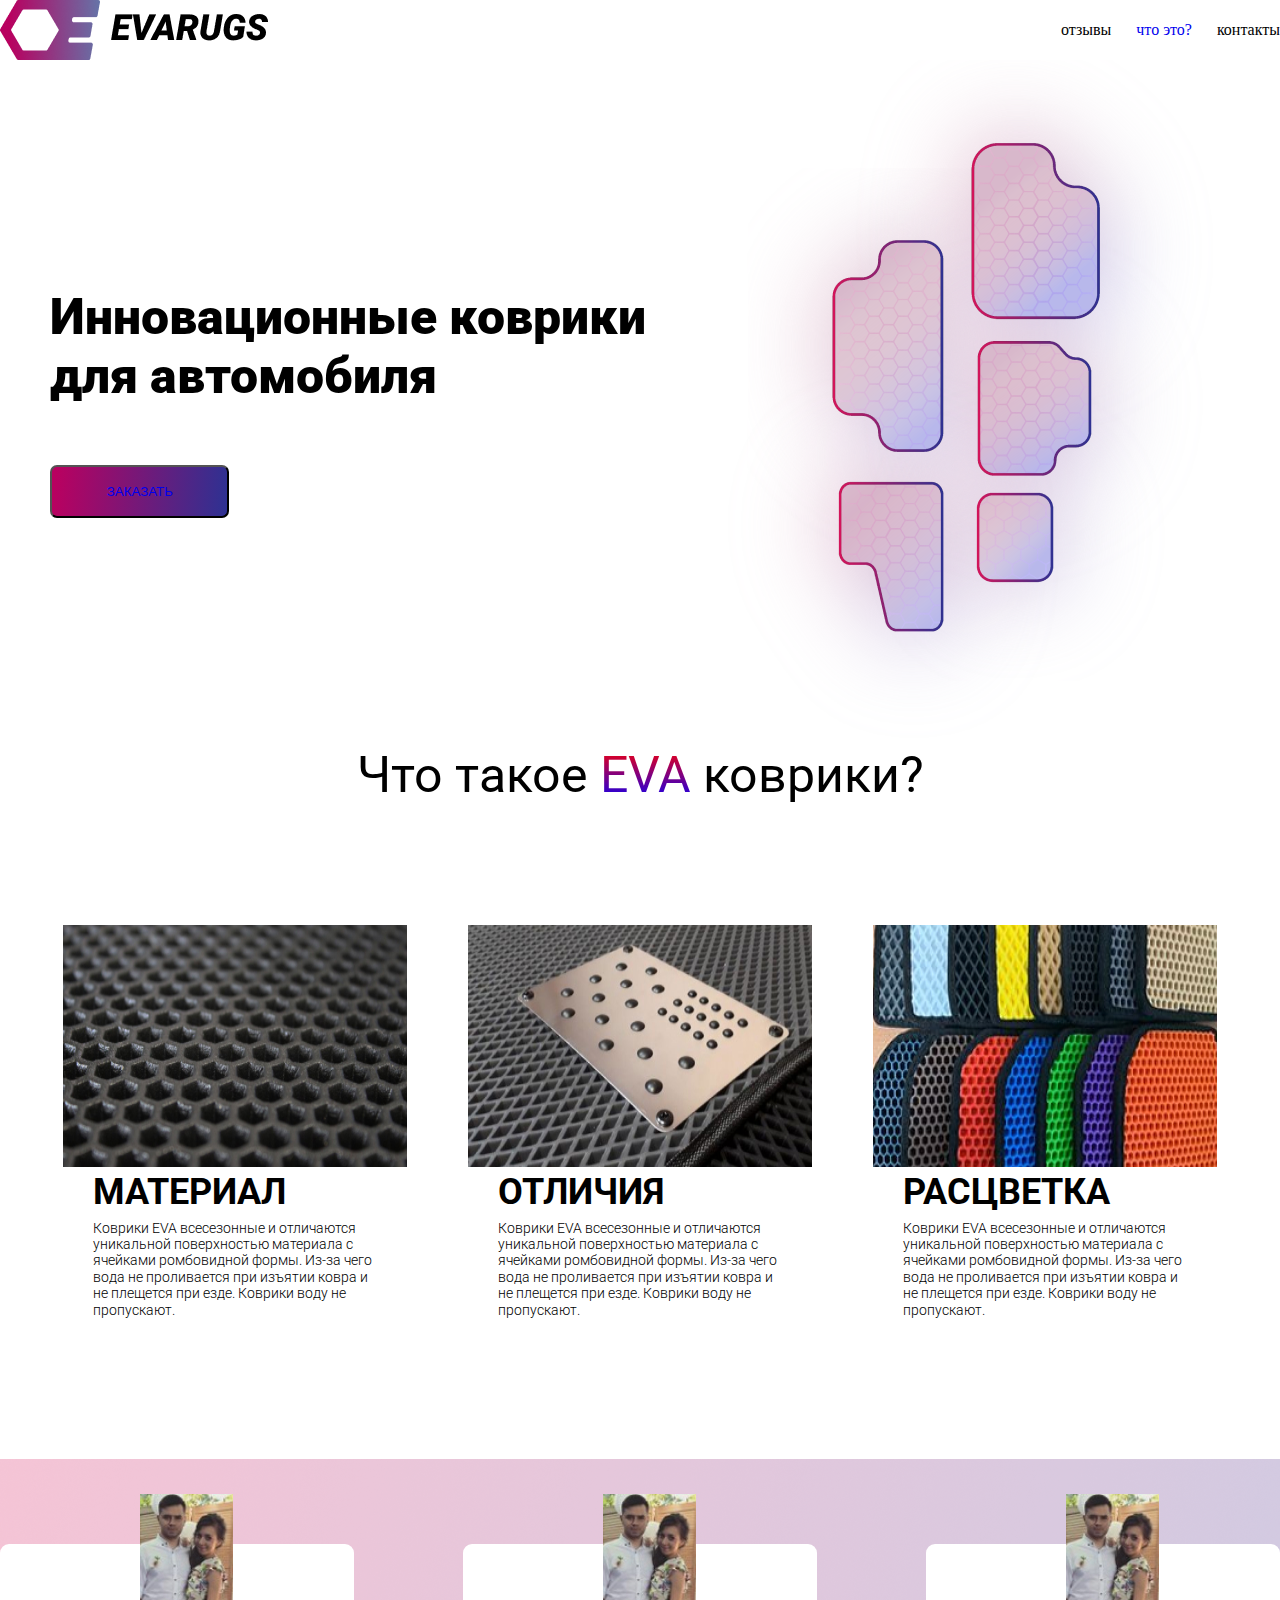
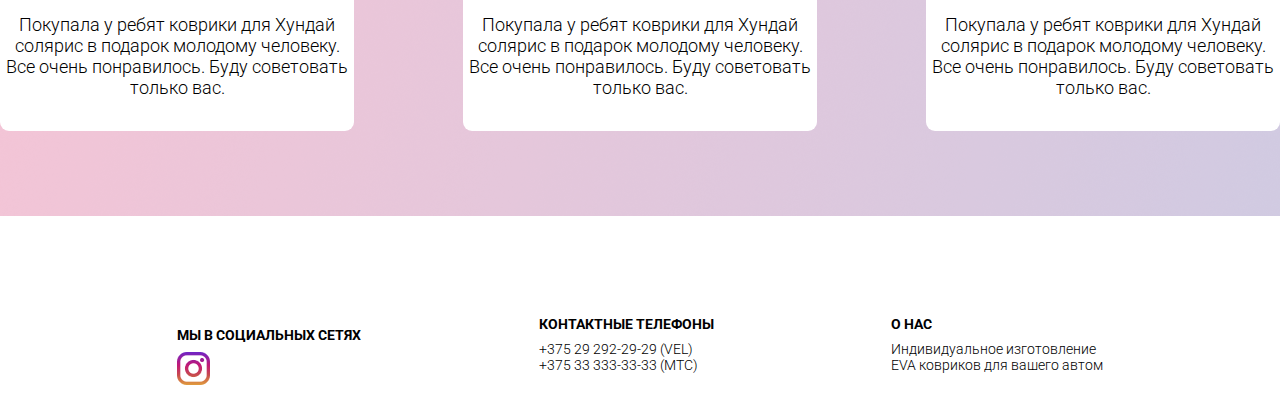
<file: index.html>
<!DOCTYPE html>
<html lang="en">
<head>
    <meta charset="UTF-8">
    <meta name="viewport" content="width=device-width, initial-scale=1.0">
    <title>Document</title>
    <link rel="stylesheet" href="style.css">
</head>
<body>
    <header class="header container">
        <nav class="nav">
            <img src="img/Group 2.png" alt="" class="logo">
            <ul>
                <li>отзывы</li>
                <li><a href="zak.html">что это?</a></li>
                <li>контакты</li>
            </ul>
        </nav>
        <div class="header-content">
            <div class="text">
                <h1>Инновационные коврики 
                    для автомобиля</h1>
                    <button class="btn"><a href="zak.html">ЗАКАЗАТЬ</a> </button>
            </div>
            <img src="img/коврф 1.png" alt="" class="kovrik">
        </div>
    </header>
    <section class="section container">  
        <h2>Что такое <span>EVA</span> коврики?</h2>
        <div class="cartochki">
            <div class="cards">
                <img src="img/image00004 1.jpg" alt="">
                <h3>МАТЕРИАЛ</h3>
                <p>Коврики EVA всесезонные и отличаются уникальной поверхностью материала с ячейками ромбовидной формы. Из-за чего вода не проливается при изъятии ковра и не плещется при езде. Коврики воду не пропускают.</p>
            </div>
            <div class="cards">
                <img src="img/file 1.jpg" alt="">
                <h3>ОТЛИЧИЯ</h3>
                <p>Коврики EVA всесезонные и отличаются уникальной поверхностью материала с ячейками ромбовидной формы. Из-за чего вода не проливается при изъятии ковра и не плещется при езде. Коврики воду не пропускают.</p>
            </div>
            <div class="cards">
                <img src="img/kov1-1-300x225 1.jpg" alt="">
                <h3>РАСЦВЕТКА</h3>
                <p>Коврики EVA всесезонные и отличаются уникальной поверхностью материала с ячейками ромбовидной формы. Из-за чего вода не проливается при изъятии ковра и не плещется при езде. Коврики воду не пропускают.</p>
            </div>
        </div>
    </section>
    <section class="section container nd">
        <div class="div">
            <img src="img/otz2 1.jpg" alt="">
            <p>Покупала у ребят коврики для Хундай солярис в подарок молодому человеку. Все очень понравилось. Буду советовать только вас.</p>
        </div>
        <div class="div">
            <img src="img/otz2 1.jpg" alt="">
            <p>Покупала у ребят коврики для Хундай солярис в подарок молодому человеку. Все очень понравилось. Буду советовать только вас.</p>
        </div>
        <div class="div">
            <img src="img/otz2 1.jpg" alt="">
            <p>Покупала у ребят коврики для Хундай солярис в подарок молодому человеку. Все очень понравилось. Буду советовать только вас.</p>
        </div>
    </section>
    <footer class="footer container">
    <div class="min">
        <h3>МЫ В СОЦИАЛЬНЫХ СЕТЯХ</h3>
        <img src="img/512px-Instagram_new 1.png" alt="">
    </div>
    <div class="min">
        <h3>КОНТАКТНЫЕ ТЕЛЕФОНЫ</h3>
        <h4>+375 29 292-29-29 (VEL)
            <br>
            +375 33 333-33-33 (МТС)</h4>
        
    </div>
    <div class="min">
        <h3>О НАС</h3>
        <h4>Индивидуальное изготовление <br> EVA ковриков для вашего автом</h4>
    </div>

    </footer>
</body>
</html>
</file>
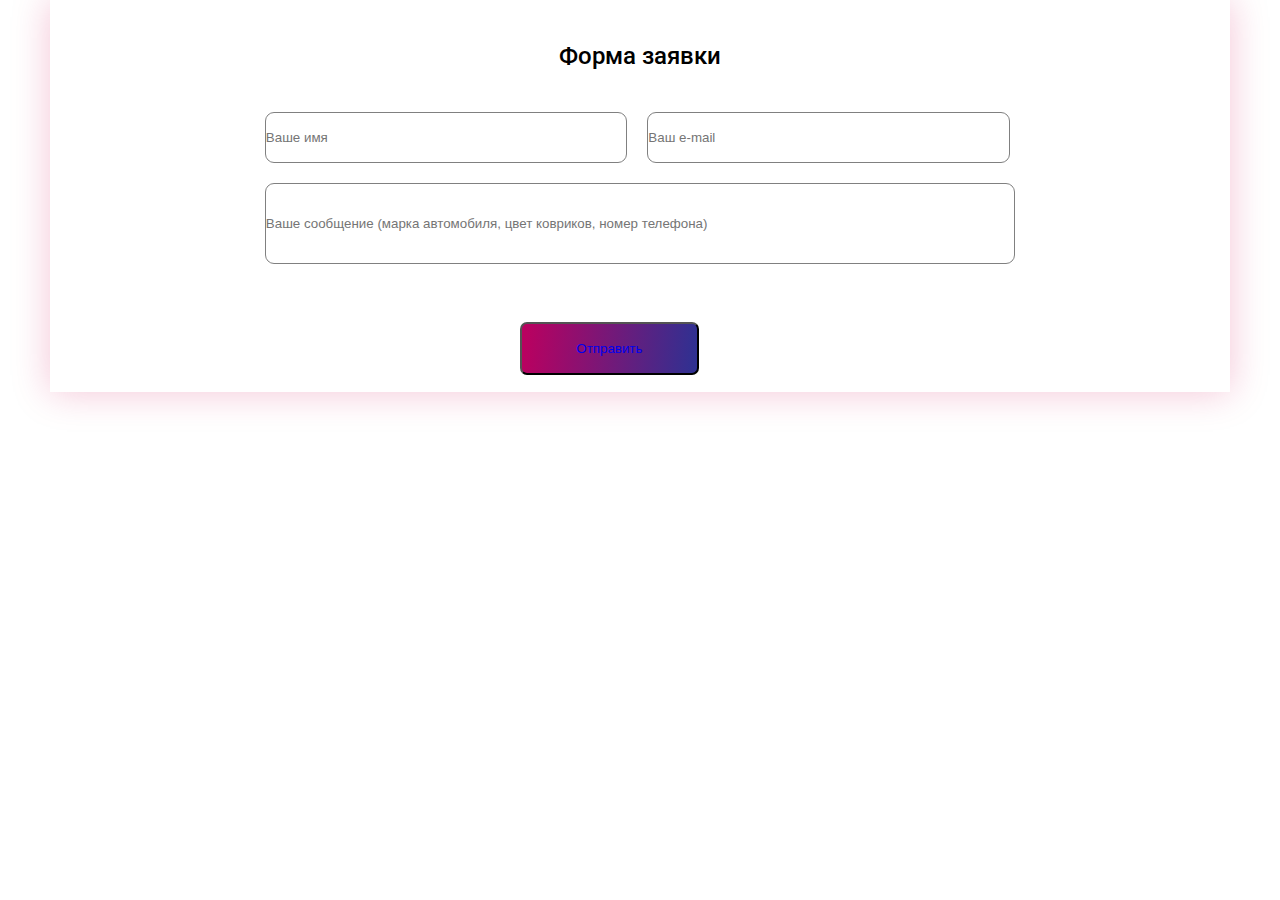
<file: zak.html>
<!DOCTYPE html>
<html lang="en">
<head>
    <meta charset="UTF-8">
    <meta name="viewport" content="width=device-width, initial-scale=1.0">
    <title>Document</title>
    <link rel="stylesheet" href="style.css">
</head>
<body>
    <div class="in container">
        <h2>Форма заявки</h2>
        <div class="input">
            <input type="text" placeholder="Ваше имя">
            <input type="text" placeholder="Ваш e-mail">
        </div>
        <div class="put">
            <input type="text" placeholder="Ваше сообщение (марка автомобиля, цвет ковриков, номер телефона)">
        </div>
        <button class="btn"> <a href="index.html">Отправить</a></button>
    </div>
</body>
</html>
</file>
<file: style.css>
@import url('https://fonts.googleapis.com/css2?family=DM+Serif+Display:ital@0;1&family=Inter:ital,opsz,wght@0,14..32,100..900;1,14..32,100..900&family=Nunito+Sans:ital,opsz,wght@0,6..12,200..1000;1,6..12,200..1000&family=Open+Sans:ital,wght@0,300..800;1,300..800&family=Public+Sans:ital,wght@0,100..900;1,100..900&family=Quantico:ital,wght@0,400;0,700;1,400;1,700&family=Roboto:ital,wght@0,100;0,300;0,400;0,500;0,700;0,900;1,100;1,300;1,400;1,500;1,700;1,900&display=swap');
*{
    margin: 0;
    padding: 0;
    box-sizing: border-box;
    list-style: none;
    text-decoration: none;
}
.header{
    max-width: 1400px;
}
.container{
    margin: 0 auto;
}
.nav{
    max-width: 100%;
    display: flex;
    align-items: center;
    justify-content: space-between;
}
.nav ul{
    display: flex;
    gap: 25px;

}
.header-content{
    display: flex;
    align-items: center;
    justify-content: space-evenly;
    
}
.header-content h1{
    font-family: Roboto;
    font-size: 50px;
    font-weight: 900;
    line-height: 58.59px;
    max-width: 596px;
    height: 119px;

}
.btn{
    background: linear-gradient(95.2deg, #B90160 2.23%, #2E3192 99.51%);;
    color: white;
    align-content: center;
    text-align: center;
    width: 179px;
    height: 53px;
    border-radius: 7px;
    margin-top: 58px;
    
}
span{
    background: linear-gradient(red, blue);
    -webkit-background-clip: text;
    -webkit-text-fill-color: transparent;
}
.kovrik{
    max-width: 533px;
    height: 686px;

}
.section{
    max-width: 1400px;
}
.section h2{
    font-family: Roboto;
    font-size: 50px;
    font-weight: 400;
    line-height: 58.59px;
    text-align: center;

}
.cartochki{
    max-width: 1154px;
    display: flex;
    margin: 120px auto;
    justify-content: space-between;
    
}
.cards{
    width: 344px;
    height: 414px;
}
.cards img{
    max-width: 100%;
    height: 242px;

}
.cards h3{
    font-family: Roboto;
    font-size: 36px;
    font-weight: 700;
    line-height: 42.19px;
    width: 289px;
    height: 49px;
    margin-left: 30px;

}
.cards p{
    font-family: Roboto;
    font-size: 14px;
    font-weight: 300;
    line-height: 16.41px;
    width: 289px;
    height: 106px;
    margin-left: 30px;
}
.nd{
    max-width: 1440px;
    height: 357px;
    background-image: url(img/Rectangle\ 6.png);
    display: flex;
    align-items: center;
    justify-content: space-between;
}
.div{
    max-width: 436px;
    height: 187px;
    border-radius: 9px;
    background-color: white;
    flex-direction: column;
}
.div p{
    font-family: Roboto;
    font-size: 18px;
    font-weight: 300;
    line-height: 21.09px;
    max-width: 354px;
    height: 60px;
    text-align: center;
    /* margin-left: 40px; */
    margin-top: -40px;
}
.div img{
    transform: translate(140px, -50px);
    /* display: flex;
    justify-content:center; */
}
.footer{
    max-width: 1440px;
    /* min-height: 165px;  */
    display: flex;
    justify-content: space-evenly;
    align-items: center;
    /* align-content: center; */
    margin-top: 100px;
}

.min img{
    max-width: 33px;
    height: 33px;
}
.min h3{
    font-family: Roboto;
    font-size: 14px;
    font-weight: 700;
    line-height: 16.41px;
    max-width: 224px;
    height: 25px;
}
.min h4{
    font-family: Roboto;
    font-size: 14px;
    font-weight: 300;
    max-width: 224px;
    height: 59px;
}
.in{
    max-width: 1180.27px;
    height: 392.18px;
    border: 2px;
    padding: 42px 215px;
    box-shadow: 0px 0px 35px 0px #D4145A40;

}
.in h2{
    font-family: Roboto;
    font-size: 24px;
    font-weight: 500;
    line-height: 28.13px;
    text-align: center;
    margin-bottom: 42px;

}
.input{
    display: flex;
    gap: 20px;
}
.input input{
    width: 362.49px;
    height: 50.72px;
    border-radius: 9px;
    border: 1px solid grey;
}

.put input{
    width: 749.73px;
    height: 81.65px;
    border-radius: 9px;
    margin-top:20px;
    border: 1px solid grey;
}
.in button{
    margin-left: 255px;
}


@media (max-width:768px) {
    .nav ul{
        display: none;
    }
    .header-content h1{
        margin-bottom: 53px;
    }
    .kovrik{
        width: 368px;
        height: 473px;

    }
    .btn{
        width: 141px;
        height: 42px;
        border-radius: 7px;

    }
    .section h2{
        font-family: Roboto;
        font-size: 40px;
        font-weight: 400;
        line-height: 46.88px;
        text-align: center;
        
    }
    .cartochki{
        flex-direction: column;
        align-items: center;
        gap: 61px;
        margin-top: 40px;
    }
    .cards{
        width: 594px;
        height: 325px;
    }
    .cards img{
        width: 626.81px;
        height: 189.98px;

    }
    .cards h3{
        margin-left: 37px;
    }
    .cards p{
        width: 499.03px;
        height: 83.21px;
        margin-left: 37px;
        
    }
    .nd{
        height: 948px;
        flex-direction: column;
        justify-content: space-evenly;
    }
    .div{
        width: 1036px;
        height: 187px;
        border-radius: 9px;
    }
    .div p{
        font-family: Roboto;
        font-size: 18px;
        font-weight: 300;
        line-height: 21.09px;
        /* width: 445px;  */
        height: 74px;
    }
    .in{
        background-image: url(img/подложка\ 1.png);
        background-repeat: no-repeat;
        background-position: center;
        width: 635px;
        height: 401px;
        border: 1px;
        padding: 13px 102px;
        flex-direction: column;
        gap: 21px;
    }
    .input{
    flex-direction: column;
    gap: 21px;
    }
    .input input{
        width: 432px;
        height: 41px;
        border-radius: 9px;
        border: 1px solid grey;
    }
    .in button{
        margin-left: 137px;
        margin-top: 40px;
        width: 137px;
        height: 27px;

    }
    .put input{
        width: 432px;
        height: 95px;
        border-radius: 9px;
        border: 1px solid grey;
        margin-top: 22px;
 
        
    }

}
@media (max-width:575px) {
    .nav{
        justify-content: center;

    }
    .logo{
        width: 183.36px;
        height: 36px;
    }
    .header-content{
        background-image: url(img/подложка\ 1.png);
        /* background-repeat: no-repeat; */
        background-position: center;
        justify-content: center;
    }
    .header-content h1{
        font-family: Roboto;
        font-size: 25px;
        font-weight: 900;
        line-height: 25px;
        text-align: center;
        width: 260px;
        /* height: 75px; */
        align-content: center;
        margin-bottom: 42px;
        /* margin-top: 38px; */
    }
    .btn{
        border-radius: 7px;
        margin-left: 60px;
        margin-bottom: 63px;
        
    }
    .kovrik{
        display: none;
    }
    .section h2{
        font-family: Roboto;
        font-size: 20px;
        font-weight: 400;
        line-height: 23.44px;
        text-align: center;


    }
    .cards{
        width: 384px;
        height: 483px;

    }
    .cards img{
        width: 379px;
        height: 242.52px;
        margin-bottom: 22px;
    }
    .cards h3{
        font-family: Roboto;
        font-size: 30px;
        font-weight: 700;
        line-height: 35.16px;
        width: 221.79px;
        height: 38.05px;

    }
    .cards p{
        width: 322px;
        height: 231.57px;
        font-family: Roboto;
        font-size: 14px;
        font-weight: 300;
        line-height: 16.41px;
    }
    .nd{
        height: 948px;
    }
    .div{
        width: 267px;
        height: 210px;
    }
    .div p{
        width: 267px;
        height: 74px;
        font-family: Roboto;
        font-size: 12px;
        font-weight: 300;
        line-height: 14.06px;
        /* margin-left: 10px; */
 
    }
    .div img{
    transform: translate(90px, -50px);
    }
    .footer{
        width: 421px;
        height: 417px;
        flex-direction: column;
        
    }
    .footer img{
        margin-left: 71px;
    }
    .in{
        width: 267px;
        height: 298px;
        border-radius: 15px;
        padding: 10px 30px;
    }
    .input input{
        width: 212px;
        height: 20px;
        border-radius: 9px;
        border: 1px solid grey;
    }
    .put input{
        width: 212px;
        height: 95px;
        border-radius: 9px;
        border: 1px solid grey;
    }
    .put input p{
         width: 180px;
        height: 47px;
        font-family: Roboto;
        font-size: 10px;
        font-weight: 300;
        line-height: 11.72px;
        text-align: center;

    }
    .in button{
        width: 58px;
        height: 14px;
        font-family: Roboto;
        font-size: 9px;
        font-weight: 400;
        line-height: 10.55px;
        text-align: center;
        margin-top: 13px;
        margin-left: 75px;
    }
}
</file>
